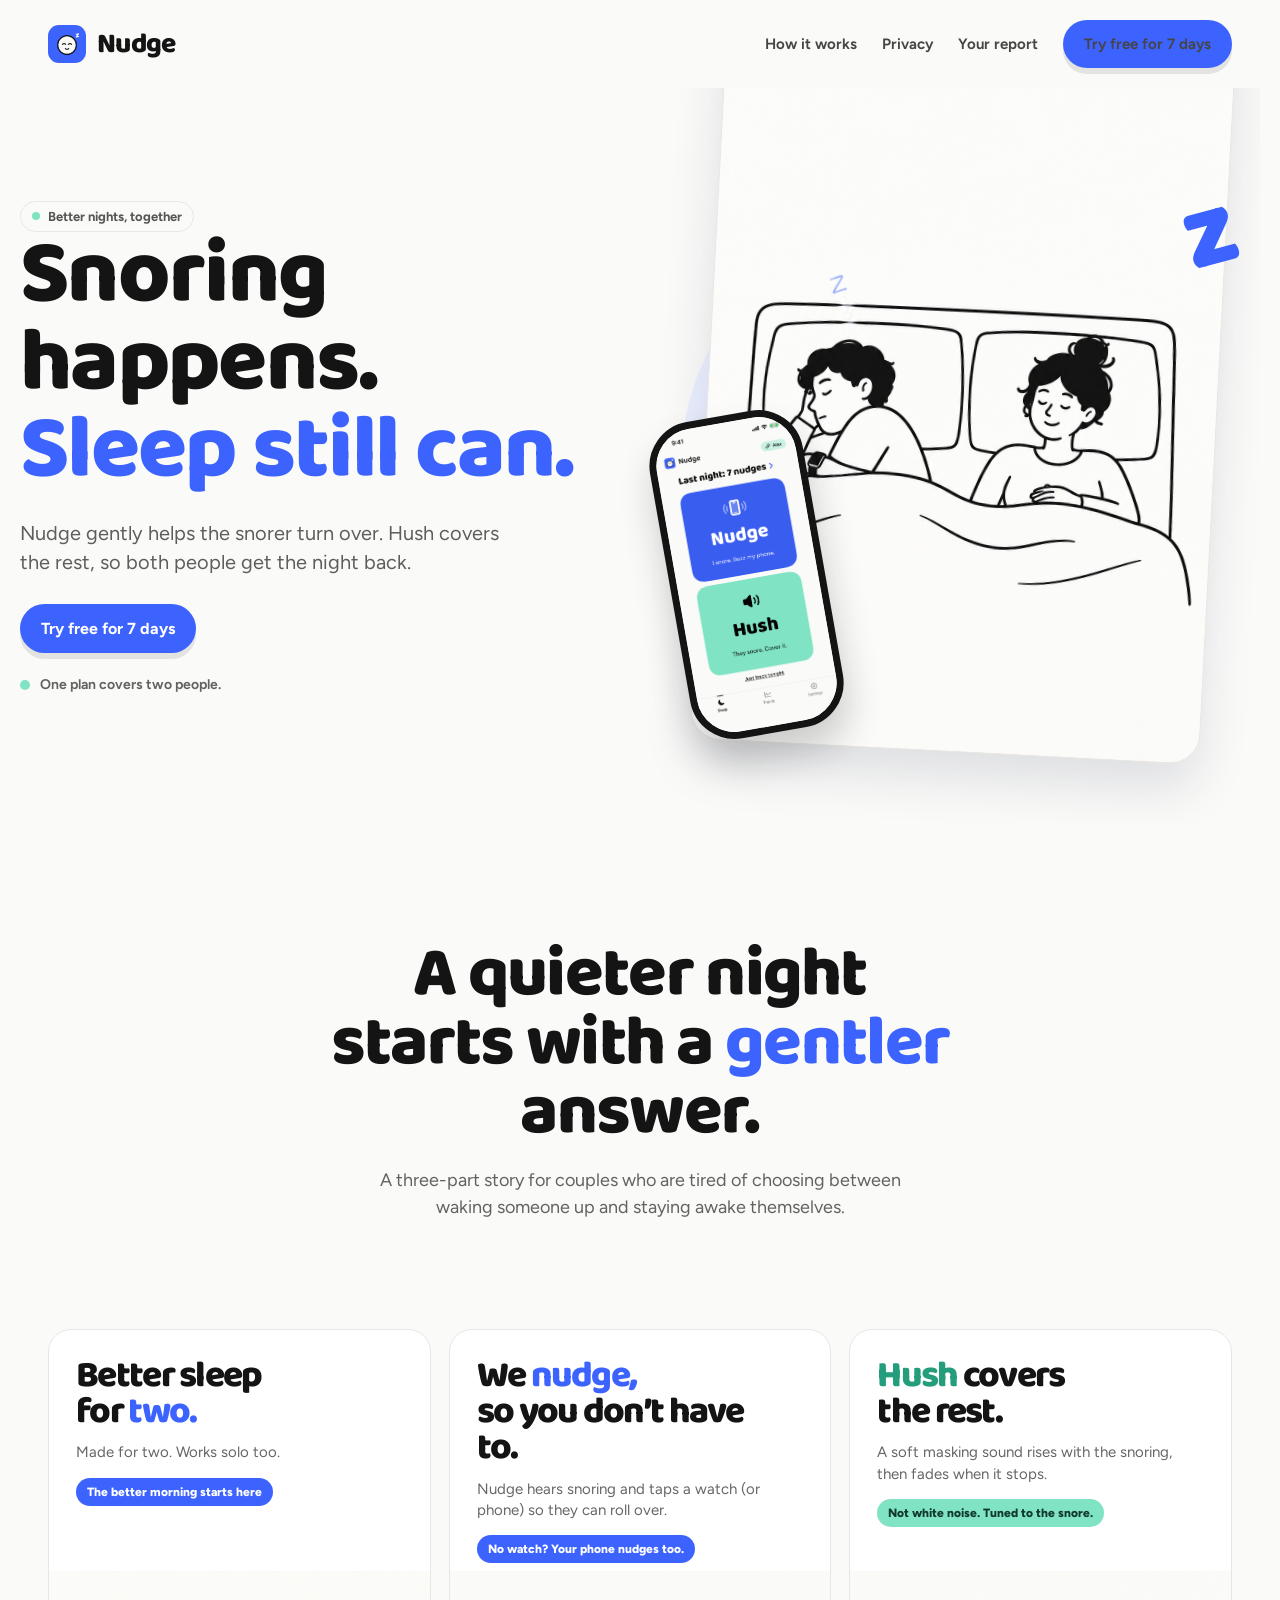
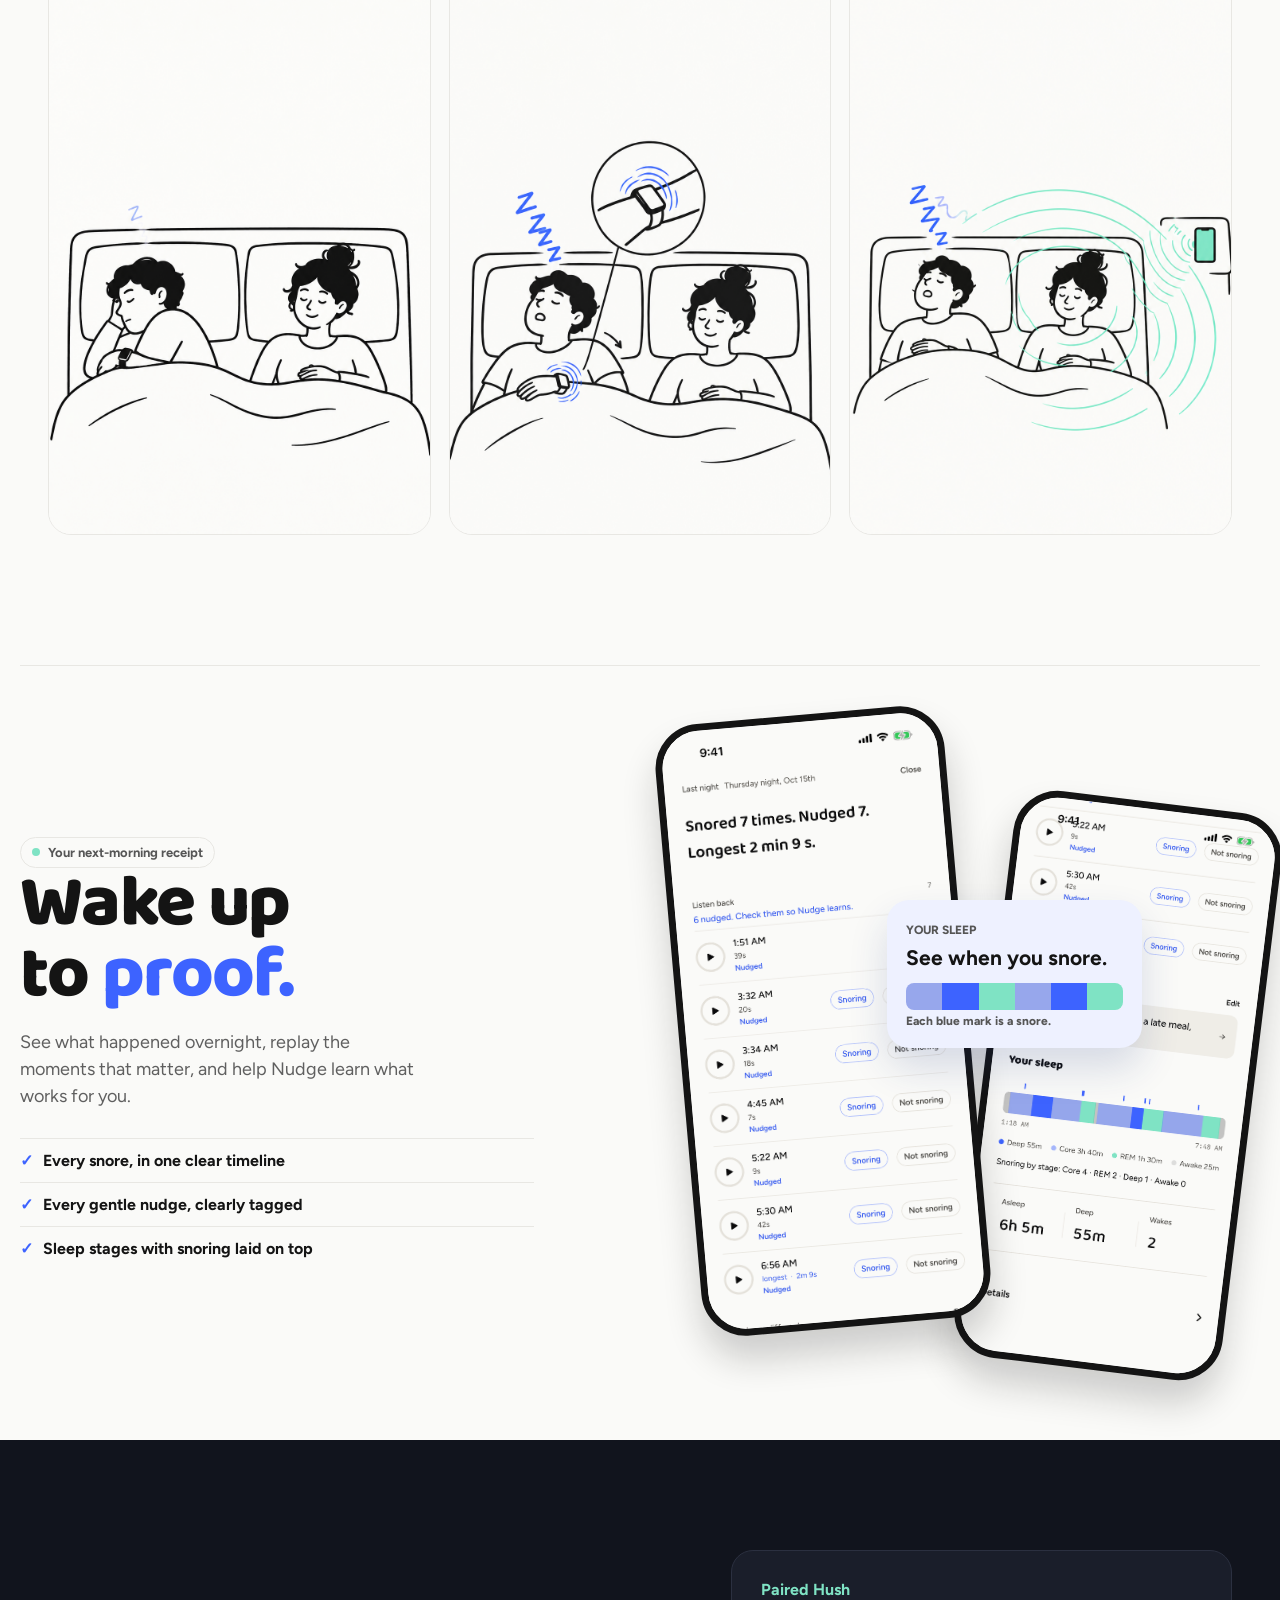
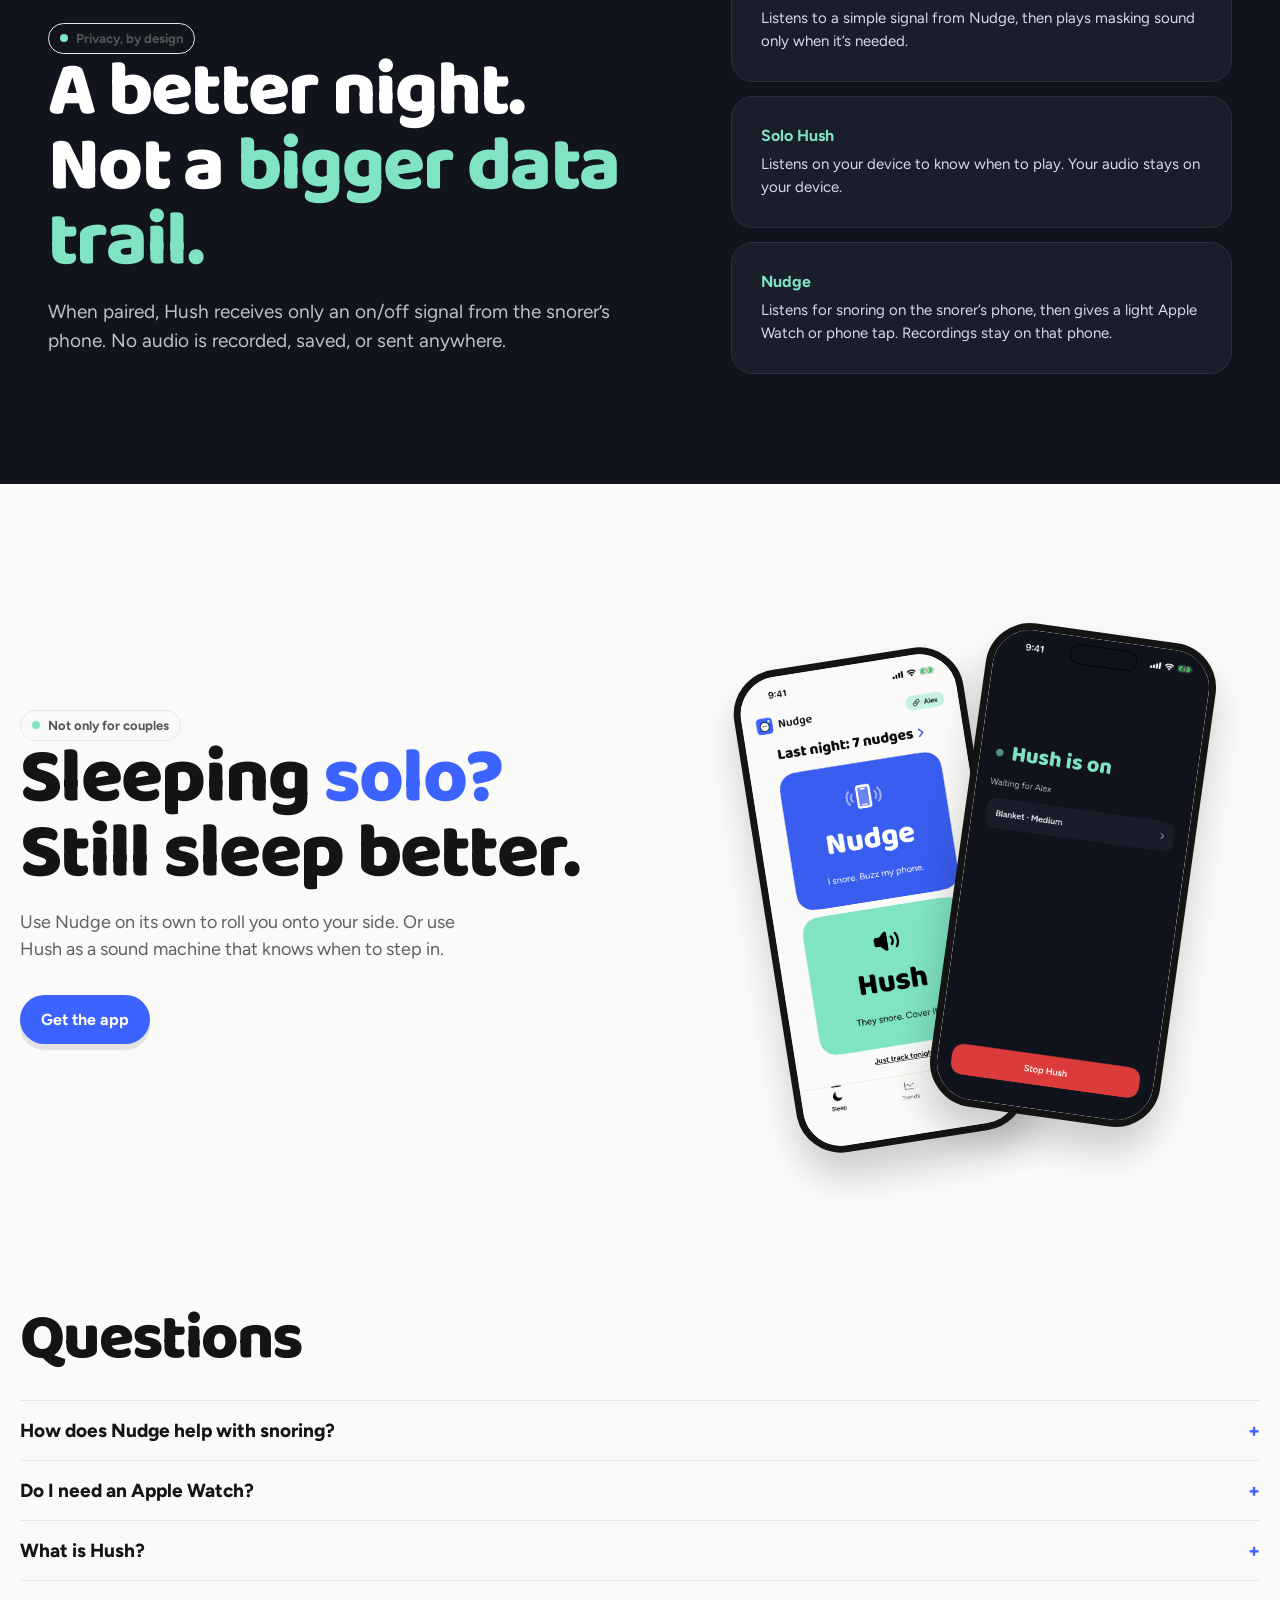
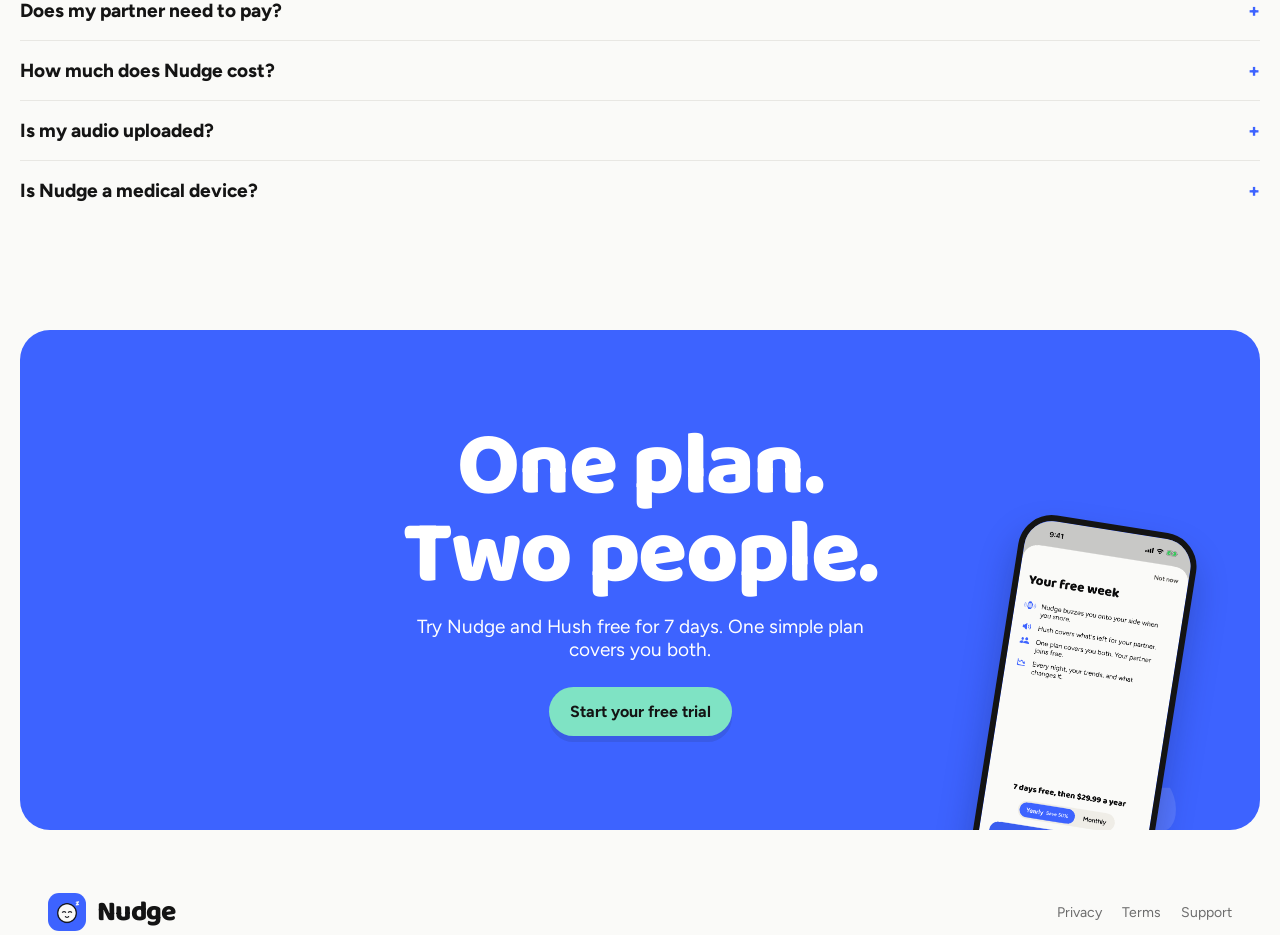
<file: index.html>
<!doctype html>
<html lang="en">
  <head>
    <meta charset="utf-8" />
<script>if(location.hostname.endsWith("github.io"))location.replace("https://nudgeforsleep.com"+location.pathname.replace(/^\/nudge/,"")+location.search+location.hash)</script>
    <meta name="viewport" content="width=device-width, initial-scale=1" />
    <style>
      @font-face { font-family: Baloo; src: url("assets/Baloo2.ttf") format("truetype"); font-weight: 800; }
      @font-face { font-family: Figtree; src: url("assets/Figtree.ttf") format("truetype"); font-weight: 100 900; }
      :root { --ink:#141414; --paper:#fafaf8; --blue:#3d63ff; --mint:#7fe3c4; --line:#e8e7e3; --night:#11141d; }
      * { box-sizing:border-box; }
      html { scroll-behavior:smooth; }
      body { margin:0; background:var(--paper); color:var(--ink); font-family:Figtree, sans-serif; }
      .shell { max-width:1240px; margin:0 auto; padding:0 28px; }
      .topbar { display:flex; justify-content:space-between; align-items:center; min-height:88px; }
      .brand { display:flex; align-items:center; gap:11px; color:var(--ink); font-family:Baloo, sans-serif; font-size:28px; text-decoration:none; letter-spacing:-.7px; }
      .brand img { width:38px; height:38px; border-radius:11px; }
      .topbar nav { display:flex; align-items:center; gap:25px; }
      .topbar nav a { color:#454545; text-decoration:none; font-size:15px; font-weight:650; }
      .button { display:inline-flex; align-items:center; justify-content:center; border:0; border-radius:999px; padding:15px 21px; color:#fff; background:var(--blue); font:700 16px Figtree, sans-serif; text-decoration:none; box-shadow:0 6px 0 rgba(20,20,20,.1); transition:transform .2s ease; }
      .button:hover { transform:translateY(-2px); }
      .button.dark { background:var(--blue); }
      .eyebrow { display:inline-flex; align-items:center; gap:8px; padding:7px 11px; border:1px solid var(--line); border-radius:999px; color:#565656; font-size:13px; font-weight:700; }
      .eyebrow i { width:8px; height:8px; display:block; border-radius:50%; background:var(--mint); }
      .hero { display:grid; grid-template-columns:1.02fr .98fr; align-items:center; min-height:710px; gap:34px; padding:54px 0 72px; position:relative; overflow:hidden; }
      .hero-copy { position:relative; z-index:2; }
      h1,h2,h3 { margin:0; font-family:Baloo, sans-serif; letter-spacing:-1.7px; line-height:.98; }
      h1 { max-width:610px; font-size:clamp(62px,7vw,104px); }
      h1 em { font-style:normal; color:var(--blue); }
      .hero-copy p { max-width:480px; margin:24px 0 27px; color:#5e5e5e; font-size:20px; line-height:1.45; }
      .quiet-note { display:flex; gap:10px; align-items:center; margin-top:23px; color:#626262; font-size:14px; font-weight:650; }
      .quiet-note span { width:10px; height:10px; border-radius:50%; background:var(--mint); }
      .hero-art { position:relative; height:610px; }
      .hero-art::before { content:""; position:absolute; left:2%; bottom:7%; width:83%; aspect-ratio:1; border-radius:50%; background:#ebf0ff; }
      .hero-art::after { content:"z"; position:absolute; right:4%; top:6%; color:var(--blue); font:800 110px/1 Baloo, sans-serif; transform:rotate(-15deg); }
      .art-card { position:absolute; right:7%; bottom:0; width:min(100%,510px); overflow:hidden; border:1px solid var(--line); border-radius:30px; background:var(--paper); box-shadow:0 26px 50px rgba(23,33,70,.12); transform:rotate(3deg); }
      .art-card img { display:block; width:100%; }
      .phone { overflow:hidden; border:7px solid var(--ink); border-radius:45px; background:#fff; box-shadow:0 23px 36px rgba(20,20,20,.2); }
      .phone img { display:block; width:100%; height:auto; }
      .hero-phone { position:absolute; bottom:17px; left:0; width:155px; transform:rotate(-10deg); z-index:3; }
      .statement { padding:116px 0 108px; text-align:center; }
      .statement h2 { max-width:790px; margin:0 auto; font-size:clamp(42px,5.5vw,78px); }
      .statement h2 span { color:var(--blue); }
      .statement p { max-width:550px; margin:20px auto 0; color:#626262; font-size:18px; line-height:1.5; }
      .story-grid { display:grid; grid-template-columns:repeat(3, 1fr); gap:18px; padding-bottom:130px; }
      .story { min-height:610px; display:flex; flex-direction:column; overflow:hidden; border:1px solid var(--line); border-radius:23px; background:#fff; }
      .story .copy { padding:28px 27px 0; position:relative; z-index:1; }
      .story h3 { max-width:285px; font-size:37px; }
      .story h3 .blue { color:var(--blue); } .story h3 .mint { color:#239d7b; }
      .story p { margin:12px 0 0; color:#666; font-size:15px; line-height:1.42; }
      .story .label { display:inline-block; align-self:flex-start; margin:14px 27px 0; padding:7px 11px; border-radius:999px; color:#fff; background:var(--blue); font-size:12px; font-weight:800; }
      .story.hush .label { color:#12392e; background:var(--mint); }
      .story img { width:100%; margin-top:auto; transform:translateY(28px) scale(1.07); }
      .proof { display:grid; grid-template-columns:.88fr 1.12fr; gap:72px; align-items:center; padding:112px 0; border-top:1px solid var(--line); }
      .proof h2 { max-width:420px; font-size:clamp(52px,5.7vw,82px); }
      .proof h2 span { color:var(--blue); }
      .proof p { max-width:400px; color:#5f5f5f; font-size:18px; line-height:1.5; }
      .proof-points { padding:0; margin:28px 0 0; list-style:none; }
      .proof-points li { padding:12px 0; border-top:1px solid var(--line); font-size:16px; font-weight:700; }
      .proof-points li::before { content:"✓"; color:var(--blue); margin-right:10px; }
      .report-stack { min-height:550px; position:relative; }
      .report-stack .back { position:absolute; width:270px; right:1%; top:22px; transform:rotate(7deg); }
      .report-stack .front { position:absolute; width:290px; left:11%; bottom:0; transform:rotate(-5deg); z-index:2; }
      .report-stack .sleep-card { position:absolute; top:122px; right:18%; z-index:3; width:255px; padding:19px; border-radius:22px; background:#eef1ff; box-shadow:0 20px 38px rgba(33,55,128,.16); }
      .sleep-card small { color:#555; font-size:12px; font-weight:750; }.sleep-card strong { display:block; margin:7px 0 13px; font-size:21px; }.bars { height:27px; display:flex; overflow:hidden; border-radius:8px; }.bars i { flex:1; }.bars i:nth-child(1),.bars i:nth-child(4) { background:#97a7ec; }.bars i:nth-child(2),.bars i:nth-child(5) { background:var(--blue); }.bars i:nth-child(3),.bars i:nth-child(6) { background:var(--mint); }
      .privacy { margin:0 -28px; padding:110px max(28px,calc((100vw - 1184px)/2)); color:#fff; background:var(--night); }
      .privacy-grid { display:grid; grid-template-columns:1.1fr .9fr; gap:70px; align-items:end; }
      .privacy h2 { max-width:650px; font-size:clamp(53px,6vw,88px); }.privacy h2 span { color:var(--mint); }.privacy p { max-width:620px; color:#bdc2d0; font-size:19px; line-height:1.5; }
      .privacy-card { padding:29px; border:1px solid #2b3040; border-radius:22px; background:#1a1e2a; }.privacy-card + .privacy-card { margin-top:14px; }.privacy-card b { color:var(--mint); font-size:16px; }.privacy-card p { margin:8px 0 0; color:#d8dce6; font-size:15px; }
      .solo { display:grid; grid-template-columns:1fr 1fr; gap:60px; align-items:center; padding:125px 0; }
      .solo h2 { font-size:clamp(52px,6vw,86px); }.solo h2 span { color:var(--blue); }.solo p { color:#606060; font-size:18px; line-height:1.5; max-width:450px; }.solo .button { margin-top:14px; }
      .solo-phones { min-height:535px; position:relative; }.solo-phones .one { width:232px; position:absolute; left:16%; bottom:0; transform:rotate(-9deg); }.solo-phones .two { width:232px; position:absolute; right:12%; bottom:25px; transform:rotate(8deg); }
      .closing { position:relative; overflow:hidden; margin-bottom:60px; padding:94px 48px; border-radius:30px; color:#fff; background:var(--blue); text-align:center; }.closing::after { content:"Z"; position:absolute; right:6%; bottom:-33%; color:rgba(255,255,255,.12); font:800 310px Baloo, sans-serif; }.closing h2 { position:relative; z-index:1; font-size:clamp(54px,7vw,92px); }.closing p { position:relative; z-index:1; margin:15px auto 26px; max-width:480px; font-size:19px; }.closing .button { position:relative; z-index:1; color:var(--ink); background:var(--mint); }.closing-phone { position:absolute; z-index:2; right:7%; bottom:-70px; width:180px; overflow:hidden; border:6px solid var(--ink); border-radius:34px; box-shadow:0 20px 35px rgba(11,22,61,.27); transform:rotate(9deg); }.closing-phone img { display:block; width:100%; }
      footer { display:flex; align-items:center; justify-content:space-between; padding:0 0 35px; color:#6c6c6c; font-size:14px; }.footer-links { display:flex; gap:20px; }.footer-links a { color:inherit; text-decoration:none; }
      .faq { padding:40px 0 110px; }
      .faq h2 { font-size:clamp(42px,5vw,70px); margin-bottom:28px; }
      .faq details { border-top:1px solid var(--line); padding:18px 0; }
      .faq summary { cursor:pointer; font-size:19px; font-weight:750; list-style:none; }
      .faq summary::-webkit-details-marker { display:none; }
      .faq summary::after { content:"+"; float:right; color:var(--blue); font-weight:800; }
      .faq details[open] summary::after { content:"\2212"; }
      .faq p { margin:10px 0 0; max-width:760px; color:#5f5f5f; font-size:17px; line-height:1.5; }
      @media (max-width:800px) { .shell { padding:0 20px; }.topbar { min-height:70px; }.topbar nav a:not(.button) { display:none; }.hero { grid-template-columns:1fr; min-height:auto; padding:45px 0 68px; }.hero-art { height:490px; }.hero-phone { width:122px; }.statement { padding:74px 0 55px; }.story-grid { grid-template-columns:1fr; padding-bottom:74px; }.story { min-height:560px; }.proof,.solo,.privacy-grid { grid-template-columns:1fr; gap:42px; }.proof { padding:76px 0; }.report-stack { min-height:490px; }.report-stack .back { width:230px; }.report-stack .front { width:250px; }.report-stack .sleep-card { width:220px; right:8%; }.privacy { margin:0 -20px; padding:75px 20px; }.solo { padding:80px 0; }.solo-phones { min-height:440px; }.solo-phones .one,.solo-phones .two { width:184px; }.closing { margin-bottom:38px; padding:68px 20px; }.closing-phone { display:none; }.topbar .button { padding:11px 15px; font-size:14px; } }
    </style>
<!-- seo:start -->
<title>Nudge: Snoring App for Couples | Snore Tracker for Apple Watch</title>
<meta name="description" content="Nudge hears snoring and taps the snorer onto their side with Apple Watch or iPhone, while Hush covers the rest for the person beside them. One plan for two. Free for 7 days." />
<link rel="canonical" href="https://nudgeforsleep.com/" />
<meta name="robots" content="index, follow" />
<meta name="apple-itunes-app" content="app-id=6801367643" />
<link rel="icon" href="assets/icon.png" />
<link rel="apple-touch-icon" href="assets/icon.png" />
<meta property="og:site_name" content="Nudge" />
<meta property="og:title" content="Nudge: Snoring App for Couples | Snore Tracker for Apple Watch" />
<meta property="og:description" content="Nudge hears snoring and taps the snorer onto their side with Apple Watch or iPhone, while Hush covers the rest for the person beside them. One plan for two. Free for 7 days." />
<meta property="og:type" content="website" />
<meta property="og:url" content="https://nudgeforsleep.com/" />
<meta property="og:image" content="https://nudgeforsleep.com/assets/story-result.png" />
<meta name="twitter:card" content="summary_large_image" />
<meta name="twitter:title" content="Nudge: Snoring App for Couples | Snore Tracker for Apple Watch" />
<meta name="twitter:description" content="Nudge hears snoring and taps the snorer onto their side with Apple Watch or iPhone, while Hush covers the rest for the person beside them. One plan for two. Free for 7 days." />
<meta name="twitter:image" content="https://nudgeforsleep.com/assets/story-result.png" />
<script type="application/ld+json">{"@context": "https://schema.org", "@type": "MobileApplication", "name": "Nudge: Snore Tracker", "operatingSystem": "iOS, watchOS", "applicationCategory": "HealthApplication", "url": "https://nudgeforsleep.com/", "downloadUrl": "https://apps.apple.com/app/id6801367643", "installUrl": "https://apps.apple.com/app/id6801367643", "image": "https://nudgeforsleep.com/assets/icon.png", "description": "Nudge hears snoring and taps the snorer onto their side with Apple Watch or iPhone, while Hush covers the rest for the person beside them. One plan for two. Free for 7 days.", "offers": {"@type": "Offer", "price": "0", "priceCurrency": "USD", "description": "Free for 7 days, then $29.99 a year or $4.99 a month for two people."}, "publisher": {"@type": "Organization", "name": "Nudge", "url": "https://nudgeforsleep.com/", "email": "support@nudgeforsleep.com", "logo": "https://nudgeforsleep.com/assets/icon.png"}}</script>
<script type="application/ld+json">{"@context": "https://schema.org", "@type": "WebSite", "name": "Nudge", "url": "https://nudgeforsleep.com/"}</script>
<script type="application/ld+json">{"@context": "https://schema.org", "@type": "FAQPage", "mainEntity": [{"@type": "Question", "name": "How does Nudge help with snoring?", "acceptedAnswer": {"@type": "Answer", "text": "Nudge listens for snoring through your iPhone. When it hears it, your Apple Watch (or your phone) gives a light tap, enough to roll you onto your side without waking you. Most people snore far less on their side."}}, {"@type": "Question", "name": "Do I need an Apple Watch?", "acceptedAnswer": {"@type": "Answer", "text": "No. The watch works best, but without one your iPhone gives the nudge instead. Keep it on the mattress or in a pocket so you can feel it."}}, {"@type": "Question", "name": "What is Hush?", "acceptedAnswer": {"@type": "Answer", "text": "Hush plays a soft masking sound on your partner's phone that rises when snoring starts and fades when it stops. It is tuned to cover snoring, not generic white noise."}}, {"@type": "Question", "name": "Does my partner need to pay?", "acceptedAnswer": {"@type": "Answer", "text": "No. One plan covers you both. Your partner joins free with an invite code."}}, {"@type": "Question", "name": "How much does Nudge cost?", "acceptedAnswer": {"@type": "Answer", "text": "Nudge is free for 7 days, then $29.99 a year or $4.99 a month, for both of you."}}, {"@type": "Question", "name": "Is my audio uploaded?", "acceptedAnswer": {"@type": "Answer", "text": "No. Recordings stay on your phone. Paired phones only share on and off signals, never audio, and there is no account."}}, {"@type": "Question", "name": "Is Nudge a medical device?", "acceptedAnswer": {"@type": "Answer", "text": "No. Nudge does not diagnose sleep apnea. If you snore loudly most nights, or someone has noticed pauses in your breathing, talk to a doctor."}}]}</script>
<script>
!function(t,e){var o,n,p,r;e.__SV||(window.posthog=e,e._i=[],e.init=function(i,s,a){function g(t,e){var o=e.split(".");2==o.length&&(t=t[o[0]],e=o[1]),t[e]=function(){t.push([e].concat(Array.prototype.slice.call(arguments,0)))}}(p=t.createElement("script")).type="text/javascript",p.crossOrigin="anonymous",p.async=!0,p.src=s.api_host.replace(".i.posthog.com","-assets.i.posthog.com")+"/static/array.js",(r=t.getElementsByTagName("script")[0]).parentNode.insertBefore(p,r);var u=e;for(void 0!==a?u=e[a]=[]:a="posthog",u.people=u.people||[],u.toString=function(t){var e="posthog";return"posthog"!==a&&(e+="."+a),t||(e+=" (stub)"),e},u.people.toString=function(){return u.toString(1)+".people (stub)"},o="init capture register register_once unregister opt_out_capturing has_opted_out_capturing opt_in_capturing reset".split(" "),n=0;n<o.length;n++)g(u,o[n]);e._i.push([i,s,a])},e.__SV=1)}(document,window.posthog||[]);
if (!location.hostname.endsWith("github.io")) {
  posthog.init('phc_BzNkBLGnKegGDUaazmrknVLHCsNx7eCQDmVS86QN9ruP', {api_host:'https://us.i.posthog.com', persistence:'memory', person_profiles:'identified_only', autocapture:false, capture_pageview:true, capture_pageleave:true, disable_session_recording:true, disable_surveys:true, capture_dead_clicks:false, enable_heatmaps:false});
  document.addEventListener('click', function (e) {
    var a = e.target.closest && e.target.closest('a[href*="apps.apple.com"]');
    if (a) posthog.capture('app_store_click', {label: a.textContent.trim(), page: location.pathname});
  });
}
</script>
<!-- seo:end -->
<meta name="theme-color" content="#FAFAF8" />
</head>
  <body>
    <header class="shell topbar">
      <a class="brand" href="#top"><img src="assets/icon.png" alt="Nudge app icon" />Nudge</a>
      <nav><a href="#how">How it works</a><a href="#privacy">Privacy</a><a href="#proof">Your report</a><a class="button" href="https://apps.apple.com/app/id6801367643">Try free for 7 days</a></nav>
    </header>
    <main id="top">
      <section class="shell hero">
        <div class="hero-copy"><span class="eyebrow"><i></i> Better nights, together</span><h1>Snoring happens.<br /><em>Sleep still can.</em></h1><p>Nudge gently helps the snorer turn over. Hush covers the rest, so both people get the night back.</p><a class="button dark" href="https://apps.apple.com/app/id6801367643">Try free for 7 days</a><div class="quiet-note"><span></span> One plan covers two people.</div></div>
        <div class="hero-art"><div class="art-card"><img src="assets/story-result.png" alt="Two people sleeping peacefully in bed" /></div><div class="phone hero-phone"><img src="assets/home.png" alt="Nudge and Hush home screen" /></div></div>
      </section>
      <section id="how" class="shell statement"><h2>A quieter night<br />starts with a <span>gentler</span> answer.</h2><p>A three-part story for couples who are tired of choosing between waking someone up and staying awake themselves.</p></section>
      <section class="shell story-grid" aria-label="How Nudge and Hush work">
        <article class="story"><div class="copy"><h3>Better sleep<br />for <span class="blue">two.</span></h3><p>Made for two. Works solo too.</p></div><span class="label">The better morning starts here</span><img src="assets/story-result.png" alt="A couple sleeping peacefully" /></article>
        <article class="story"><div class="copy"><h3>We <span class="blue">nudge,</span><br />so you don’t have to.</h3><p>Nudge hears snoring and taps a watch (or phone) so they can roll over.</p></div><span class="label">No watch? Your phone nudges too.</span><img src="assets/story-nudge.png" alt="A smartwatch gently nudging a sleeping snorer" /></article>
        <article class="story hush"><div class="copy"><h3><span class="mint">Hush</span> covers<br />the rest.</h3><p>A soft masking sound rises with the snoring, then fades when it stops.</p></div><span class="label">Not white noise. Tuned to the snore.</span><img src="assets/story-hush.png" alt="Mint sound waves masking snoring for a sleeping partner" /></article>
      </section>
      <section id="proof" class="shell proof"><div><span class="eyebrow"><i></i> Your next-morning receipt</span><h2>Wake up<br />to <span>proof.</span></h2><p>See what happened overnight, replay the moments that matter, and help Nudge learn what works for you.</p><ul class="proof-points"><li>Every snore, in one clear timeline</li><li>Every gentle nudge, clearly tagged</li><li>Sleep stages with snoring laid on top</li></ul></div><div class="report-stack"><div class="phone back"><img src="assets/report-sleep.png" alt="Sleep stage report" /></div><div class="phone front"><img src="assets/report-top.png" alt="Snore report showing nudged events" /></div><div class="sleep-card"><small>YOUR SLEEP</small><strong>See when you snore.</strong><div class="bars"><i></i><i></i><i></i><i></i><i></i><i></i></div><small>Each blue mark is a snore.</small></div></div></section>
      <section id="privacy" class="privacy"><div class="shell privacy-grid"><div><span class="eyebrow"><i></i> Privacy, by design</span><h2>A better night.<br />Not a <span>bigger data trail.</span></h2><p>When paired, Hush receives only an on/off signal from the snorer’s phone. No audio is recorded, saved, or sent anywhere.</p></div><div><div class="privacy-card"><b>Paired Hush</b><p>Listens to a simple signal from Nudge, then plays masking sound only when it’s needed.</p></div><div class="privacy-card"><b>Solo Hush</b><p>Listens on your device to know when to play. Your audio stays on your device.</p></div><div class="privacy-card"><b>Nudge</b><p>Listens for snoring on the snorer’s phone, then gives a light Apple Watch or phone tap. Recordings stay on that phone.</p></div></div></div></section>
      <section class="shell solo"><div><span class="eyebrow"><i></i> Not only for couples</span><h2>Sleeping <span>solo?</span><br />Still sleep better.</h2><p>Use Nudge on its own to roll you onto your side. Or use Hush as a sound machine that knows when to step in.</p><a class="button" href="https://apps.apple.com/app/id6801367643">Get the app</a></div><div class="solo-phones"><div class="phone one"><img src="assets/home.png" alt="Nudge home screen" /></div><div class="phone two"><img src="assets/hush.png" alt="Hush active screen" /></div></div></section>
      
      <!-- faq:start --><section id="faq" class="shell faq"><h2>Questions</h2><details><summary>How does Nudge help with snoring?</summary><p>Nudge listens for snoring through your iPhone. When it hears it, your Apple Watch (or your phone) gives a light tap, enough to roll you onto your side without waking you. Most people snore far less on their side.</p></details><details><summary>Do I need an Apple Watch?</summary><p>No. The watch works best, but without one your iPhone gives the nudge instead. Keep it on the mattress or in a pocket so you can feel it.</p></details><details><summary>What is Hush?</summary><p>Hush plays a soft masking sound on your partner's phone that rises when snoring starts and fades when it stops. It is tuned to cover snoring, not generic white noise.</p></details><details><summary>Does my partner need to pay?</summary><p>No. One plan covers you both. Your partner joins free with an invite code.</p></details><details><summary>How much does Nudge cost?</summary><p>Nudge is free for 7 days, then $29.99 a year or $4.99 a month, for both of you.</p></details><details><summary>Is my audio uploaded?</summary><p>No. Recordings stay on your phone. Paired phones only share on and off signals, never audio, and there is no account.</p></details><details><summary>Is Nudge a medical device?</summary><p>No. Nudge does not diagnose sleep apnea. If you snore loudly most nights, or someone has noticed pauses in your breathing, talk to a doctor.</p></details></section><!-- faq:end -->
      <section id="try" class="shell closing"><div class="closing-phone"><img src="assets/paywall.png" alt="Nudge seven-day free trial screen" /></div><h2>One plan.<br />Two people.</h2><p>Try Nudge and Hush free for 7 days. One simple plan covers you both.</p><a class="button" href="https://apps.apple.com/app/id6801367643">Start your free trial</a></section>
    </main>
    <footer class="shell"><a class="brand" href="#top"><img src="assets/icon.png" alt="" />Nudge</a><div class="footer-links"><a href="privacy.html">Privacy</a><a href="terms.html">Terms</a><a href="support.html">Support</a></div></footer>
  </body>
</html>
</file>
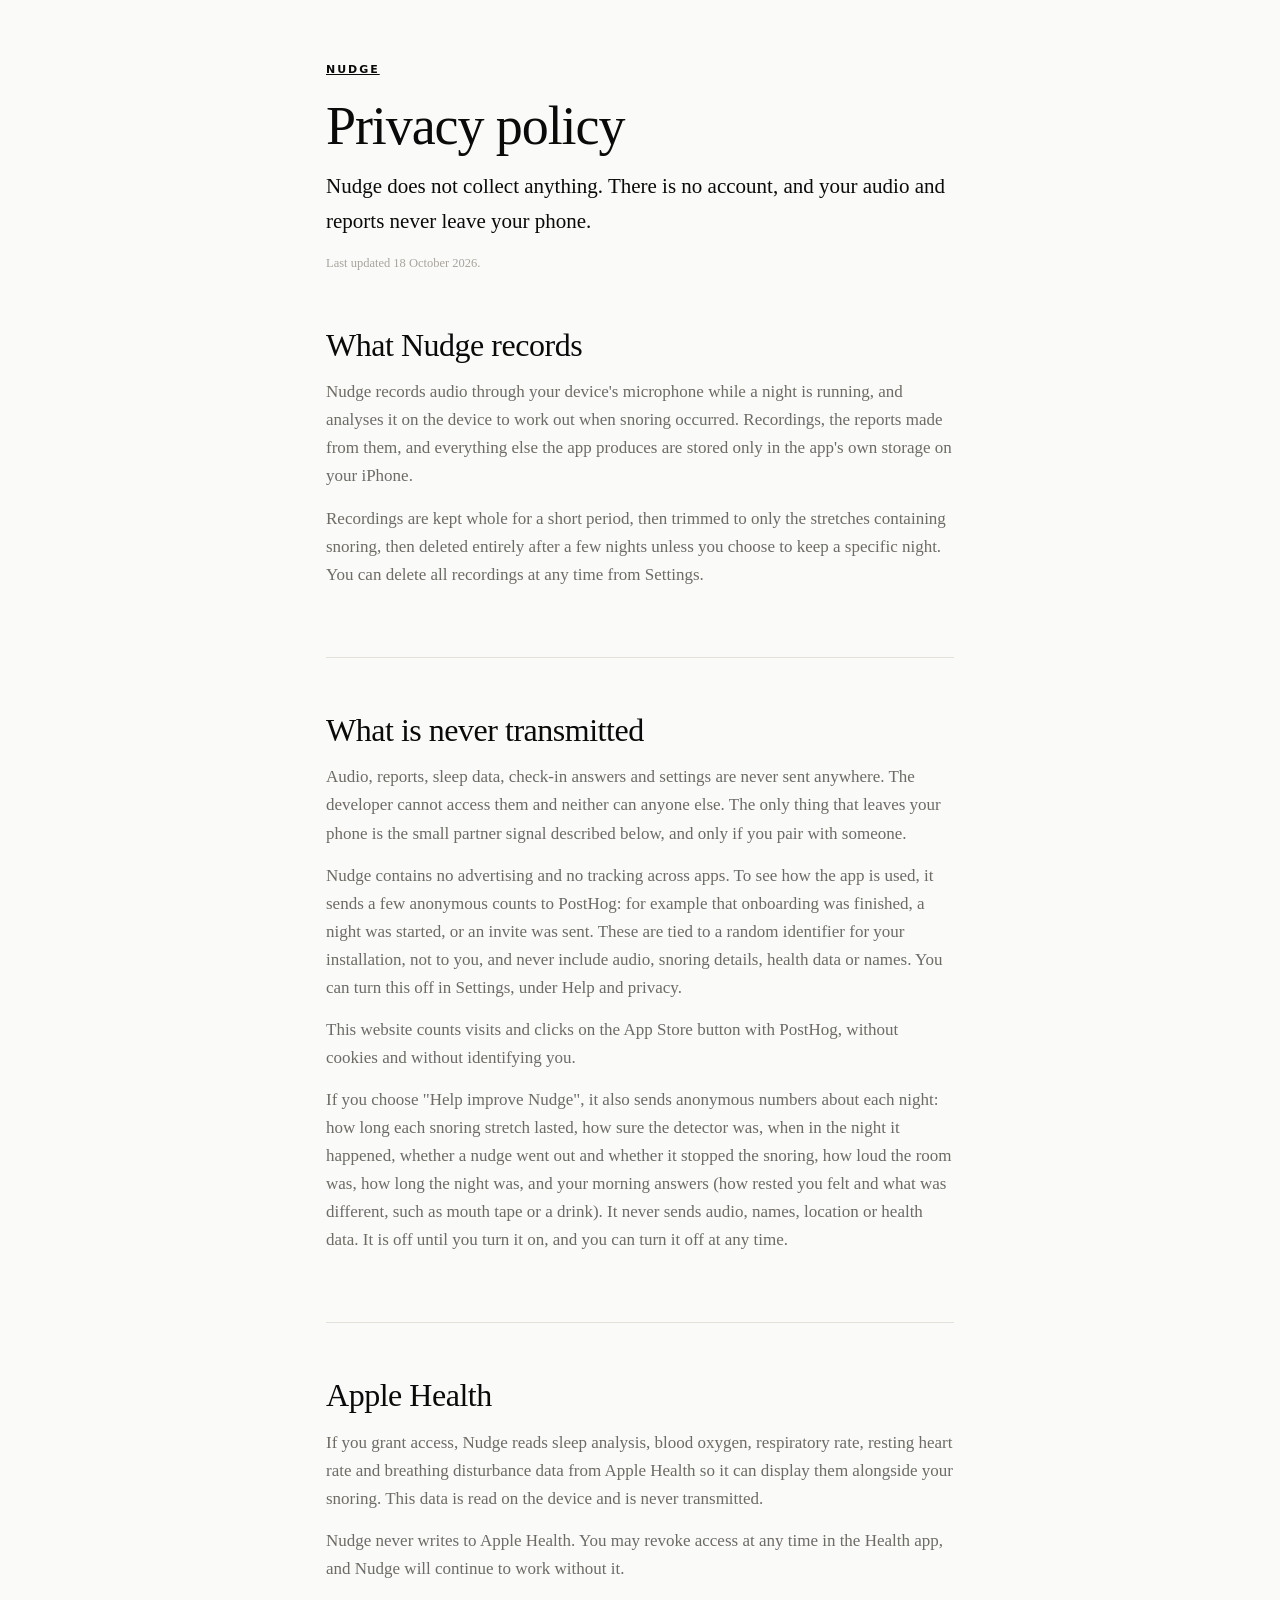
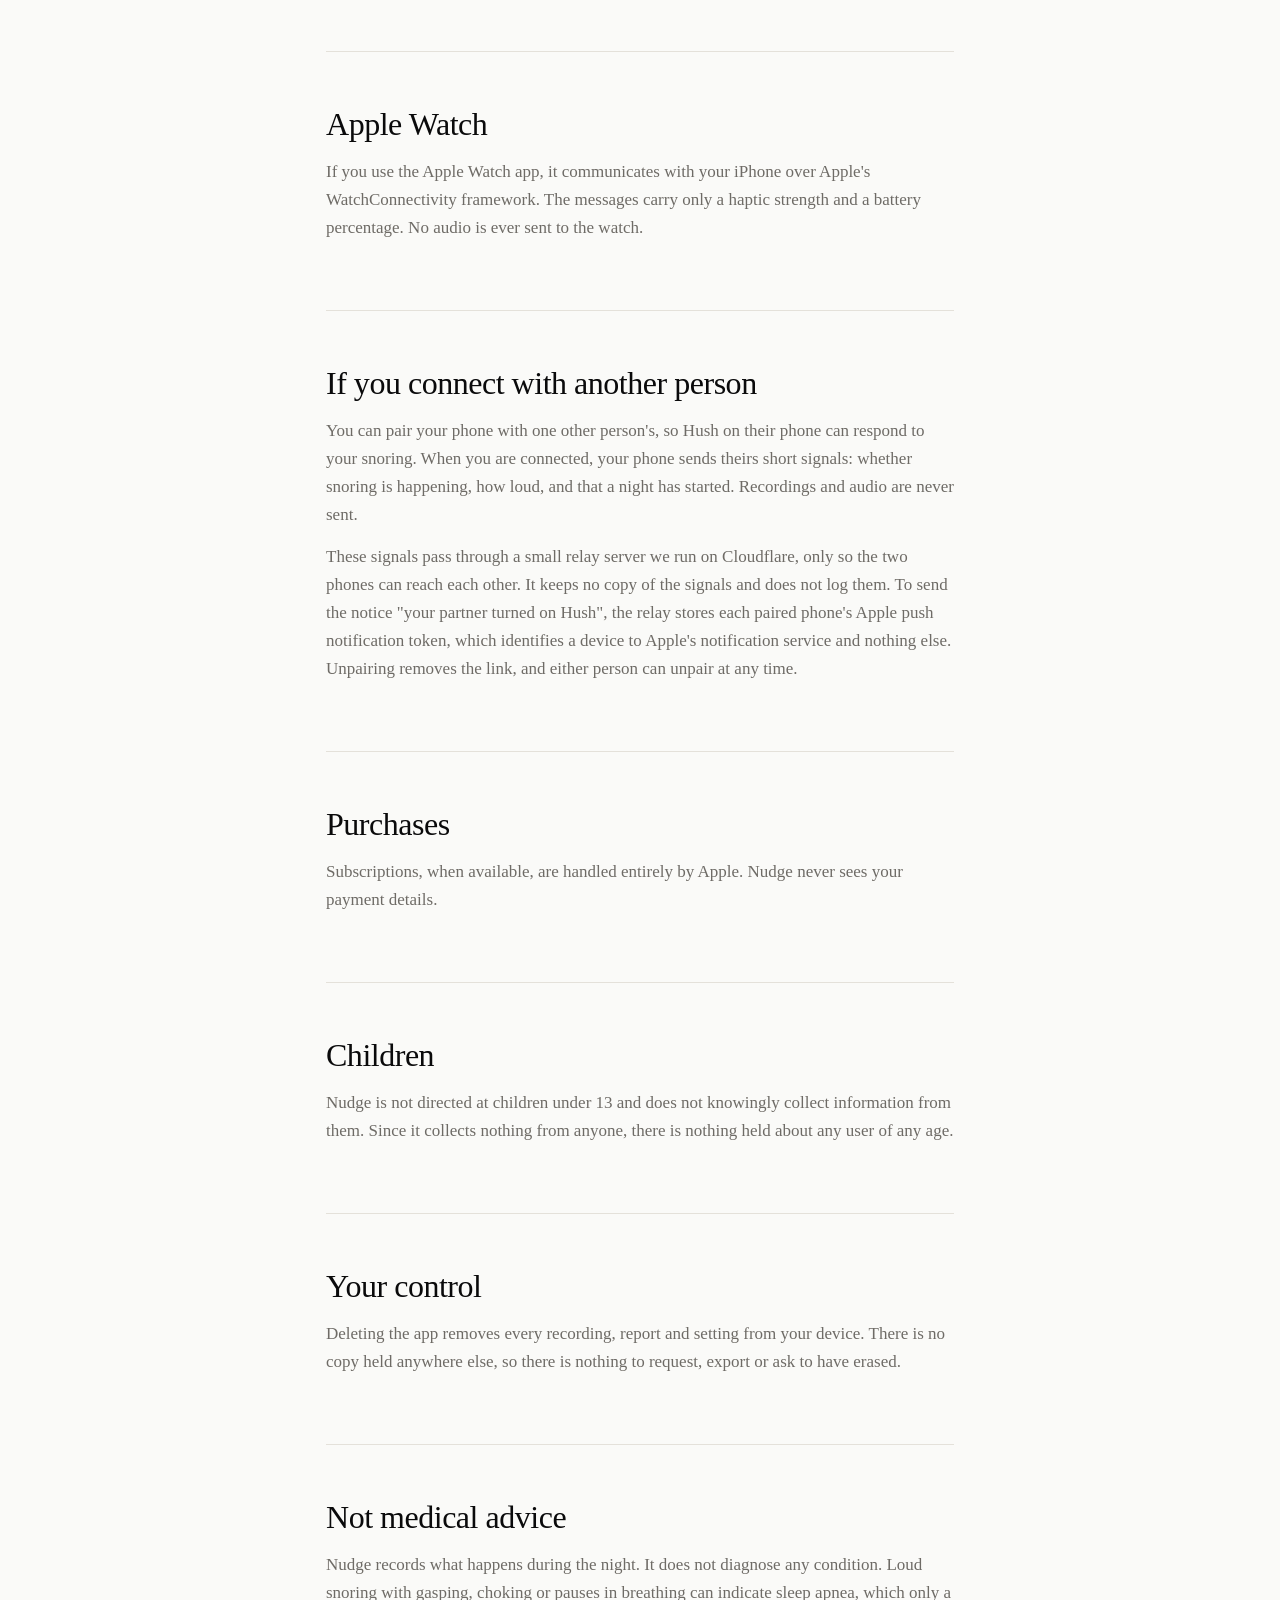
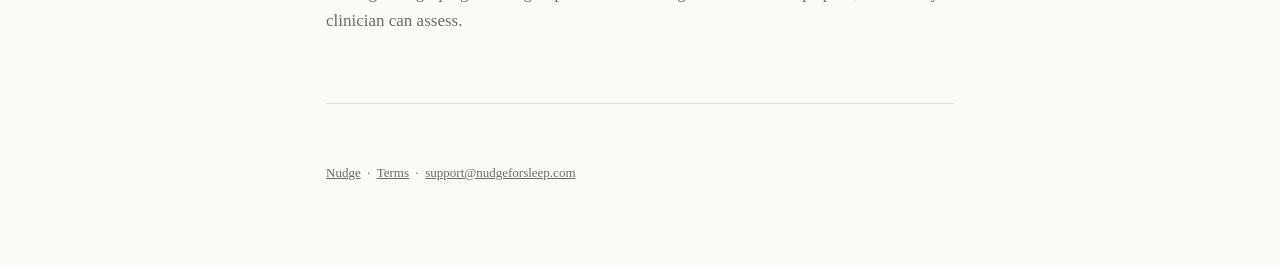
<file: privacy.html>
<!doctype html>
<html lang="en">
<head>
<meta charset="utf-8">
<script>if(location.hostname.endsWith("github.io"))location.replace("https://nudgeforsleep.com"+location.pathname.replace(/^\/nudge/,"")+location.search+location.hash)</script>
<meta name="viewport" content="width=device-width,initial-scale=1">
<link rel="stylesheet" href="style.css">
<!-- seo:start -->
<title>Privacy Policy: Nudge</title>
<meta name="description" content="How Nudge handles your data. Recordings stay on your phone, no account, no audio uploaded." />
<link rel="canonical" href="https://nudgeforsleep.com/privacy.html" />
<meta name="robots" content="index, follow" />
<meta name="apple-itunes-app" content="app-id=6801367643" />
<link rel="icon" href="assets/icon.png" />
<link rel="apple-touch-icon" href="assets/icon.png" />
<meta property="og:site_name" content="Nudge" />
<meta property="og:title" content="Privacy Policy: Nudge" />
<meta property="og:description" content="How Nudge handles your data. Recordings stay on your phone, no account, no audio uploaded." />
<meta property="og:type" content="website" />
<meta property="og:url" content="https://nudgeforsleep.com/privacy.html" />
<meta property="og:image" content="https://nudgeforsleep.com/assets/story-result.png" />
<meta name="twitter:card" content="summary_large_image" />
<meta name="twitter:title" content="Privacy Policy: Nudge" />
<meta name="twitter:description" content="How Nudge handles your data. Recordings stay on your phone, no account, no audio uploaded." />
<meta name="twitter:image" content="https://nudgeforsleep.com/assets/story-result.png" />
<script>
!function(t,e){var o,n,p,r;e.__SV||(window.posthog=e,e._i=[],e.init=function(i,s,a){function g(t,e){var o=e.split(".");2==o.length&&(t=t[o[0]],e=o[1]),t[e]=function(){t.push([e].concat(Array.prototype.slice.call(arguments,0)))}}(p=t.createElement("script")).type="text/javascript",p.crossOrigin="anonymous",p.async=!0,p.src=s.api_host.replace(".i.posthog.com","-assets.i.posthog.com")+"/static/array.js",(r=t.getElementsByTagName("script")[0]).parentNode.insertBefore(p,r);var u=e;for(void 0!==a?u=e[a]=[]:a="posthog",u.people=u.people||[],u.toString=function(t){var e="posthog";return"posthog"!==a&&(e+="."+a),t||(e+=" (stub)"),e},u.people.toString=function(){return u.toString(1)+".people (stub)"},o="init capture register register_once unregister opt_out_capturing has_opted_out_capturing opt_in_capturing reset".split(" "),n=0;n<o.length;n++)g(u,o[n]);e._i.push([i,s,a])},e.__SV=1)}(document,window.posthog||[]);
if (!location.hostname.endsWith("github.io")) {
  posthog.init('phc_BzNkBLGnKegGDUaazmrknVLHCsNx7eCQDmVS86QN9ruP', {api_host:'https://us.i.posthog.com', persistence:'memory', person_profiles:'identified_only', autocapture:false, capture_pageview:true, capture_pageleave:true, disable_session_recording:true, disable_surveys:true, capture_dead_clicks:false, enable_heatmaps:false});
  document.addEventListener('click', function (e) {
    var a = e.target.closest && e.target.closest('a[href*="apps.apple.com"]');
    if (a) posthog.capture('app_store_click', {label: a.textContent.trim(), page: location.pathname});
  });
}
</script>
<!-- seo:end -->
<meta name="theme-color" content="#FAFAF8" />
</head>
<body>
<div class="wrap">
<header>
  <div class="brand"><a href="index.html">Nudge</a></div>
  <h1>Privacy policy</h1>
  <p class="lead">Nudge does not collect anything. There is no account, and your audio and reports never leave your phone.</p>
  <small>Last updated 18 October 2026.</small>
</header>

<section>
  <h2>What Nudge records</h2>
  <p>Nudge records audio through your device's microphone while a night is running, and analyses it on the device to work out when snoring occurred. Recordings, the reports made from them, and everything else the app produces are stored only in the app's own storage on your iPhone.</p>
  <p>Recordings are kept whole for a short period, then trimmed to only the stretches containing snoring, then deleted entirely after a few nights unless you choose to keep a specific night. You can delete all recordings at any time from Settings.</p>
</section>

<section>
  <h2>What is never transmitted</h2>
  <p>Audio, reports, sleep data, check-in answers and settings are never sent anywhere. The developer cannot access them and neither can anyone else. The only thing that leaves your phone is the small partner signal described below, and only if you pair with someone.</p>
  <p>Nudge contains no advertising and no tracking across apps. To see how the app is used, it sends a few anonymous counts to PostHog: for example that onboarding was finished, a night was started, or an invite was sent. These are tied to a random identifier for your installation, not to you, and never include audio, snoring details, health data or names. You can turn this off in Settings, under Help and privacy.</p>
  <p>This website counts visits and clicks on the App Store button with PostHog, without cookies and without identifying you.</p>
  <p>If you choose "Help improve Nudge", it also sends anonymous numbers about each night: how long each snoring stretch lasted, how sure the detector was, when in the night it happened, whether a nudge went out and whether it stopped the snoring, how loud the room was, how long the night was, and your morning answers (how rested you felt and what was different, such as mouth tape or a drink). It never sends audio, names, location or health data. It is off until you turn it on, and you can turn it off at any time.</p>
</section>

<section>
  <h2>Apple Health</h2>
  <p>If you grant access, Nudge reads sleep analysis, blood oxygen, respiratory rate, resting heart rate and breathing disturbance data from Apple Health so it can display them alongside your snoring. This data is read on the device and is never transmitted.</p>
  <p>Nudge never writes to Apple Health. You may revoke access at any time in the Health app, and Nudge will continue to work without it.</p>
</section>

<section>
  <h2>Apple Watch</h2>
  <p>If you use the Apple Watch app, it communicates with your iPhone over Apple's WatchConnectivity framework. The messages carry only a haptic strength and a battery percentage. No audio is ever sent to the watch.</p>
</section>

<section>
  <h2>If you connect with another person</h2>
  <p>You can pair your phone with one other person's, so Hush on their phone can respond to your snoring. When you are connected, your phone sends theirs short signals: whether snoring is happening, how loud, and that a night has started. Recordings and audio are never sent.</p>
  <p>These signals pass through a small relay server we run on Cloudflare, only so the two phones can reach each other. It keeps no copy of the signals and does not log them. To send the notice "your partner turned on Hush", the relay stores each paired phone's Apple push notification token, which identifies a device to Apple's notification service and nothing else. Unpairing removes the link, and either person can unpair at any time.</p>
</section>

<section>
  <h2>Purchases</h2>
  <p>Subscriptions, when available, are handled entirely by Apple. Nudge never sees your payment details.</p>
</section>

<section>
  <h2>Children</h2>
  <p>Nudge is not directed at children under 13 and does not knowingly collect information from them. Since it collects nothing from anyone, there is nothing held about any user of any age.</p>
</section>

<section>
  <h2>Your control</h2>
  <p>Deleting the app removes every recording, report and setting from your device. There is no copy held anywhere else, so there is nothing to request, export or ask to have erased.</p>
</section>

<section>
  <h2>Not medical advice</h2>
  <p>Nudge records what happens during the night. It does not diagnose any condition. Loud snoring with gasping, choking or pauses in breathing can indicate sleep apnea, which only a clinician can assess.</p>
</section>

<footer>
  <p><a href="index.html">Nudge</a> &nbsp;·&nbsp; <a href="terms.html">Terms</a> &nbsp;·&nbsp; <a href="mailto:support@nudgeforsleep.com">support@nudgeforsleep.com</a></p>
</footer>
</div>
</body>
</html>
</file>
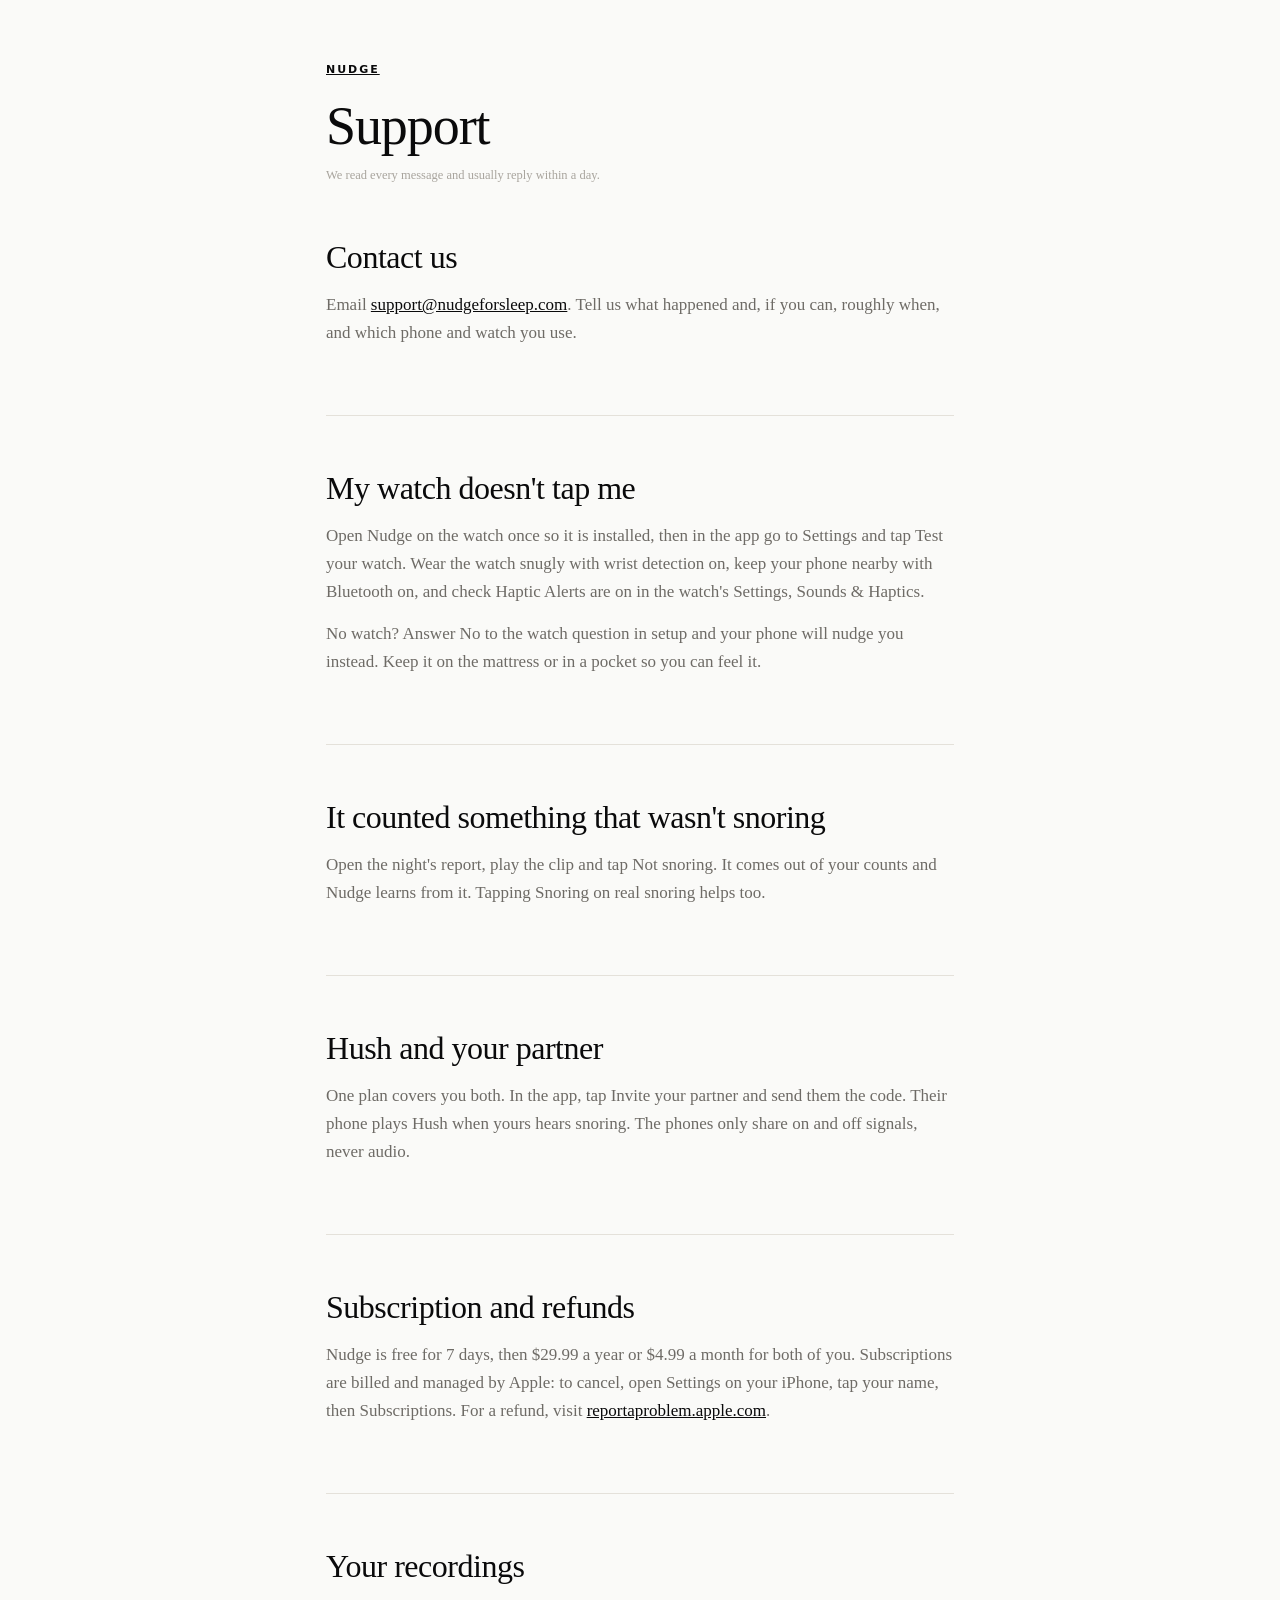
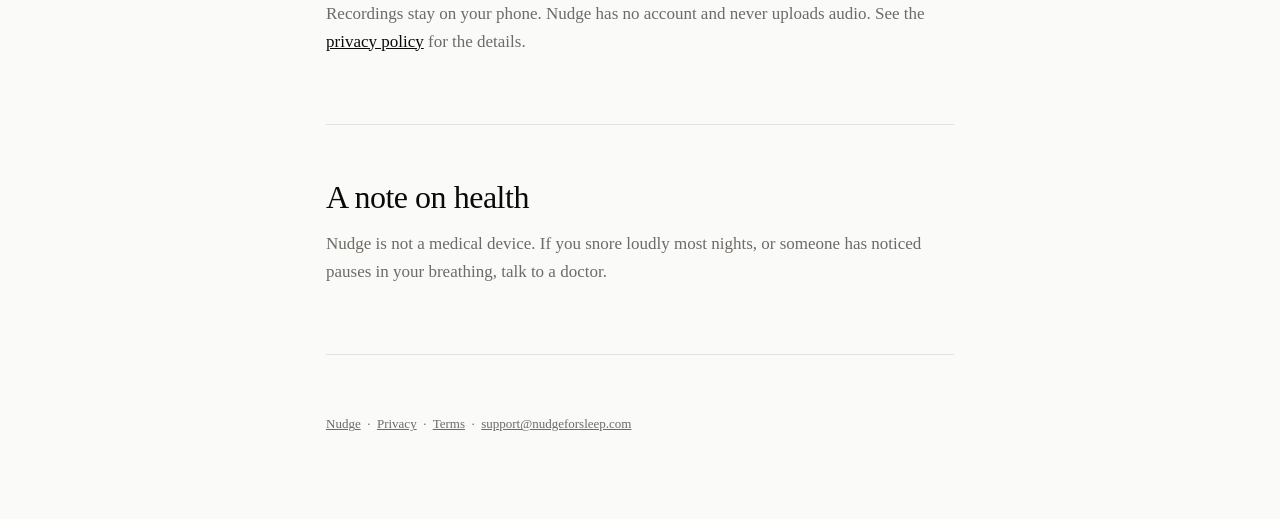
<file: support.html>
<!doctype html>
<html lang="en">
<head>
<meta charset="utf-8">
<script>if(location.hostname.endsWith("github.io"))location.replace("https://nudgeforsleep.com"+location.pathname.replace(/^\/nudge/,"")+location.search+location.hash)</script>
<meta name="viewport" content="width=device-width,initial-scale=1">
<link rel="stylesheet" href="style.css">
<!-- seo:start -->
<title>Nudge Support: Help with the Snoring App</title>
<meta name="description" content="Help with Nudge: Apple Watch setup, Hush and your partner, subscriptions and refunds, and privacy. Email support@nudgeforsleep.com." />
<link rel="canonical" href="https://nudgeforsleep.com/support.html" />
<meta name="robots" content="index, follow" />
<meta name="apple-itunes-app" content="app-id=6801367643" />
<link rel="icon" href="assets/icon.png" />
<link rel="apple-touch-icon" href="assets/icon.png" />
<meta property="og:site_name" content="Nudge" />
<meta property="og:title" content="Nudge Support: Help with the Snoring App" />
<meta property="og:description" content="Help with Nudge: Apple Watch setup, Hush and your partner, subscriptions and refunds, and privacy. Email support@nudgeforsleep.com." />
<meta property="og:type" content="website" />
<meta property="og:url" content="https://nudgeforsleep.com/support.html" />
<meta property="og:image" content="https://nudgeforsleep.com/assets/story-result.png" />
<meta name="twitter:card" content="summary_large_image" />
<meta name="twitter:title" content="Nudge Support: Help with the Snoring App" />
<meta name="twitter:description" content="Help with Nudge: Apple Watch setup, Hush and your partner, subscriptions and refunds, and privacy. Email support@nudgeforsleep.com." />
<meta name="twitter:image" content="https://nudgeforsleep.com/assets/story-result.png" />
<script type="application/ld+json">{"@context": "https://schema.org", "@type": "FAQPage", "mainEntity": [{"@type": "Question", "name": "How does Nudge help with snoring?", "acceptedAnswer": {"@type": "Answer", "text": "Nudge listens for snoring through your iPhone. When it hears it, your Apple Watch (or your phone) gives a light tap, enough to roll you onto your side without waking you. Most people snore far less on their side."}}, {"@type": "Question", "name": "Do I need an Apple Watch?", "acceptedAnswer": {"@type": "Answer", "text": "No. The watch works best, but without one your iPhone gives the nudge instead. Keep it on the mattress or in a pocket so you can feel it."}}, {"@type": "Question", "name": "What is Hush?", "acceptedAnswer": {"@type": "Answer", "text": "Hush plays a soft masking sound on your partner's phone that rises when snoring starts and fades when it stops. It is tuned to cover snoring, not generic white noise."}}, {"@type": "Question", "name": "Does my partner need to pay?", "acceptedAnswer": {"@type": "Answer", "text": "No. One plan covers you both. Your partner joins free with an invite code."}}, {"@type": "Question", "name": "How much does Nudge cost?", "acceptedAnswer": {"@type": "Answer", "text": "Nudge is free for 7 days, then $29.99 a year or $4.99 a month, for both of you."}}, {"@type": "Question", "name": "Is my audio uploaded?", "acceptedAnswer": {"@type": "Answer", "text": "No. Recordings stay on your phone. Paired phones only share on and off signals, never audio, and there is no account."}}, {"@type": "Question", "name": "Is Nudge a medical device?", "acceptedAnswer": {"@type": "Answer", "text": "No. Nudge does not diagnose sleep apnea. If you snore loudly most nights, or someone has noticed pauses in your breathing, talk to a doctor."}}]}</script>
<script>
!function(t,e){var o,n,p,r;e.__SV||(window.posthog=e,e._i=[],e.init=function(i,s,a){function g(t,e){var o=e.split(".");2==o.length&&(t=t[o[0]],e=o[1]),t[e]=function(){t.push([e].concat(Array.prototype.slice.call(arguments,0)))}}(p=t.createElement("script")).type="text/javascript",p.crossOrigin="anonymous",p.async=!0,p.src=s.api_host.replace(".i.posthog.com","-assets.i.posthog.com")+"/static/array.js",(r=t.getElementsByTagName("script")[0]).parentNode.insertBefore(p,r);var u=e;for(void 0!==a?u=e[a]=[]:a="posthog",u.people=u.people||[],u.toString=function(t){var e="posthog";return"posthog"!==a&&(e+="."+a),t||(e+=" (stub)"),e},u.people.toString=function(){return u.toString(1)+".people (stub)"},o="init capture register register_once unregister opt_out_capturing has_opted_out_capturing opt_in_capturing reset".split(" "),n=0;n<o.length;n++)g(u,o[n]);e._i.push([i,s,a])},e.__SV=1)}(document,window.posthog||[]);
if (!location.hostname.endsWith("github.io")) {
  posthog.init('phc_BzNkBLGnKegGDUaazmrknVLHCsNx7eCQDmVS86QN9ruP', {api_host:'https://us.i.posthog.com', persistence:'memory', person_profiles:'identified_only', autocapture:false, capture_pageview:true, capture_pageleave:true, disable_session_recording:true, disable_surveys:true, capture_dead_clicks:false, enable_heatmaps:false});
  document.addEventListener('click', function (e) {
    var a = e.target.closest && e.target.closest('a[href*="apps.apple.com"]');
    if (a) posthog.capture('app_store_click', {label: a.textContent.trim(), page: location.pathname});
  });
}
</script>
<!-- seo:end -->
<meta name="theme-color" content="#FAFAF8" />
</head>
<body>
<div class="wrap">
<header>
  <div class="brand"><a href="index.html">Nudge</a></div>
  <h1>Support</h1>
  <small>We read every message and usually reply within a day.</small>
</header>

<section>
  <h2>Contact us</h2>
  <p>Email <a href="mailto:support@nudgeforsleep.com">support@nudgeforsleep.com</a>. Tell us what happened and, if you can, roughly when, and which phone and watch you use.</p>
</section>

<section>
  <h2>My watch doesn't tap me</h2>
  <p>Open Nudge on the watch once so it is installed, then in the app go to Settings and tap Test your watch. Wear the watch snugly with wrist detection on, keep your phone nearby with Bluetooth on, and check Haptic Alerts are on in the watch's Settings, Sounds &amp; Haptics.</p>
  <p>No watch? Answer No to the watch question in setup and your phone will nudge you instead. Keep it on the mattress or in a pocket so you can feel it.</p>
</section>

<section>
  <h2>It counted something that wasn't snoring</h2>
  <p>Open the night's report, play the clip and tap Not snoring. It comes out of your counts and Nudge learns from it. Tapping Snoring on real snoring helps too.</p>
</section>

<section>
  <h2>Hush and your partner</h2>
  <p>One plan covers you both. In the app, tap Invite your partner and send them the code. Their phone plays Hush when yours hears snoring. The phones only share on and off signals, never audio.</p>
</section>

<section>
  <h2>Subscription and refunds</h2>
  <p>Nudge is free for 7 days, then $29.99 a year or $4.99 a month for both of you. Subscriptions are billed and managed by Apple: to cancel, open Settings on your iPhone, tap your name, then Subscriptions. For a refund, visit <a href="https://reportaproblem.apple.com">reportaproblem.apple.com</a>.</p>
</section>

<section>
  <h2>Your recordings</h2>
  <p>Recordings stay on your phone. Nudge has no account and never uploads audio. See the <a href="privacy.html">privacy policy</a> for the details.</p>
</section>

<section>
  <h2>A note on health</h2>
  <p>Nudge is not a medical device. If you snore loudly most nights, or someone has noticed pauses in your breathing, talk to a doctor.</p>
</section>

<footer>
  <p><a href="index.html">Nudge</a> &nbsp;·&nbsp; <a href="privacy.html">Privacy</a> &nbsp;·&nbsp; <a href="terms.html">Terms</a> &nbsp;·&nbsp; <a href="mailto:support@nudgeforsleep.com">support@nudgeforsleep.com</a></p>
</footer>
</div>
</body>
</html>
</file>
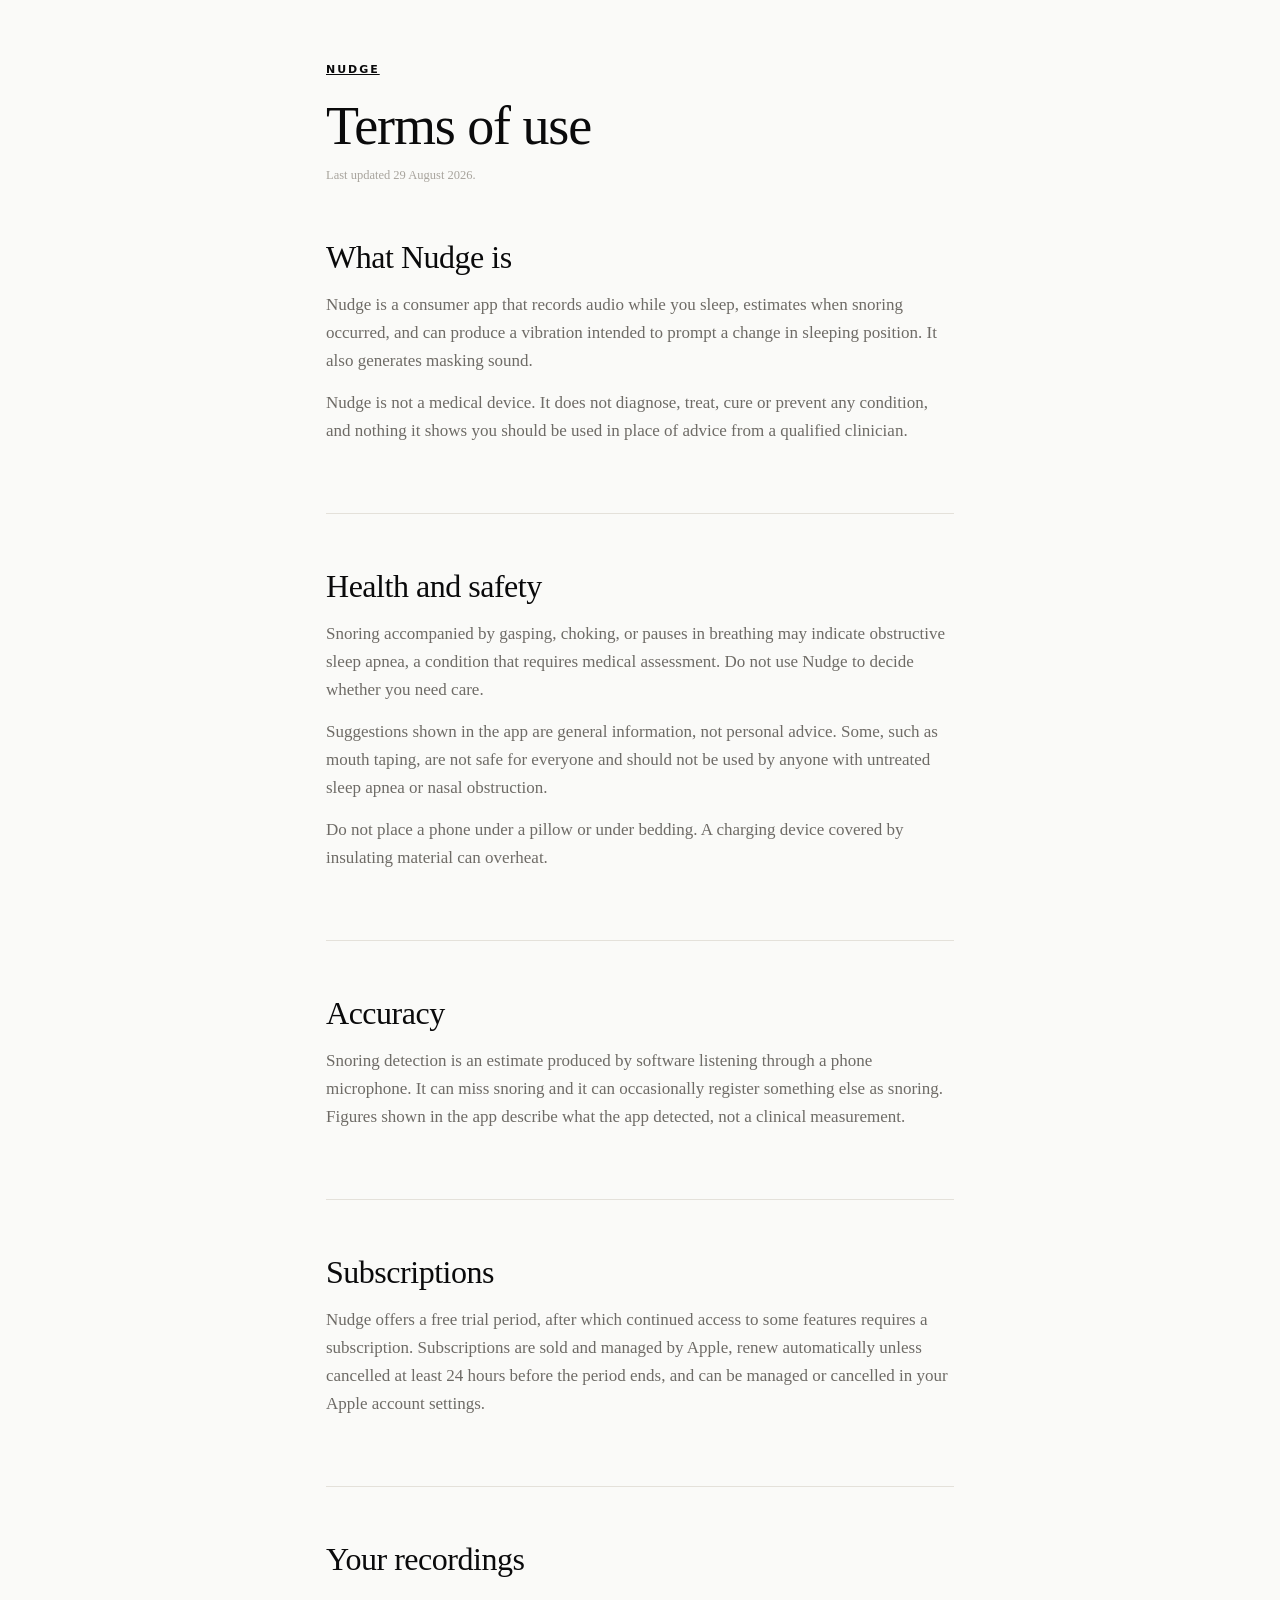
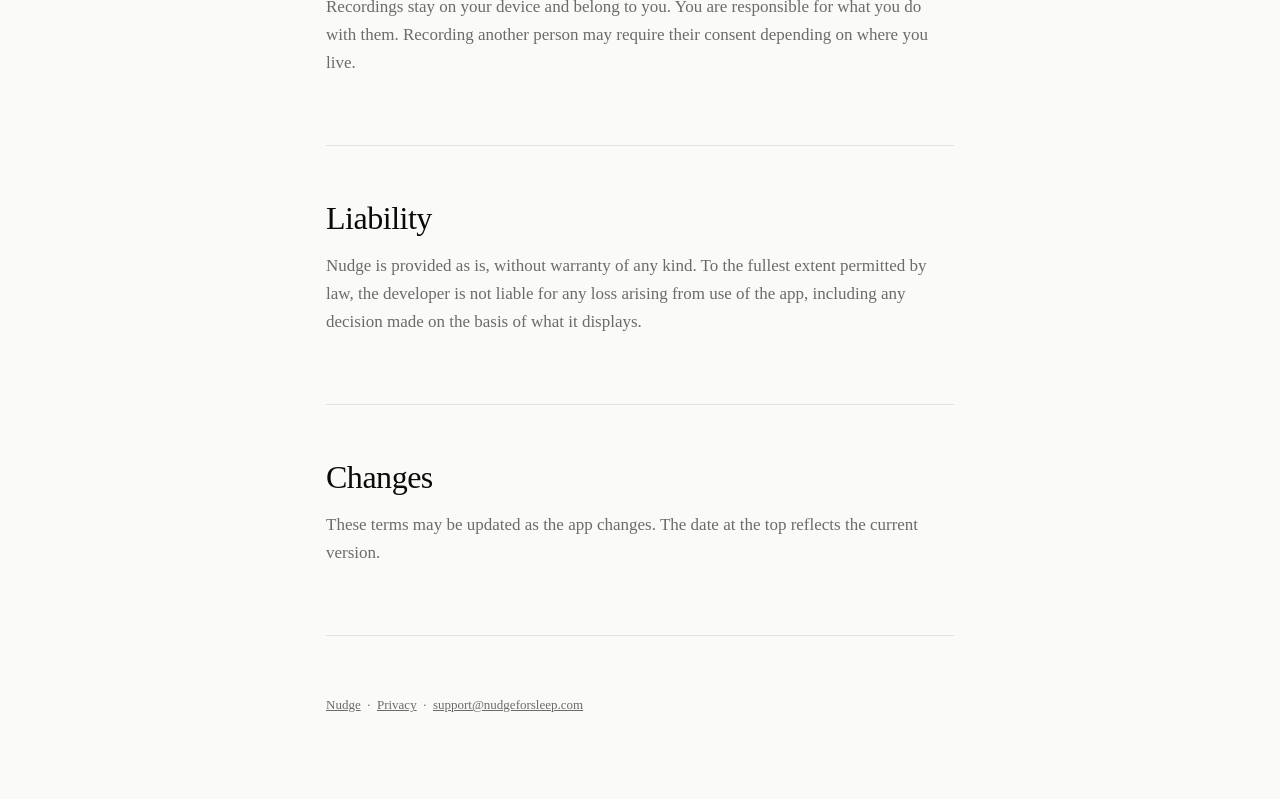
<file: terms.html>
<!doctype html>
<html lang="en">
<head>
<meta charset="utf-8">
<script>if(location.hostname.endsWith("github.io"))location.replace("https://nudgeforsleep.com"+location.pathname.replace(/^\/nudge/,"")+location.search+location.hash)</script>
<meta name="viewport" content="width=device-width,initial-scale=1">
<link rel="stylesheet" href="style.css">
<!-- seo:start -->
<title>Terms of Use: Nudge</title>
<meta name="description" content="Terms of use for Nudge, the snoring app for couples." />
<link rel="canonical" href="https://nudgeforsleep.com/terms.html" />
<meta name="robots" content="index, follow" />
<meta name="apple-itunes-app" content="app-id=6801367643" />
<link rel="icon" href="assets/icon.png" />
<link rel="apple-touch-icon" href="assets/icon.png" />
<meta property="og:site_name" content="Nudge" />
<meta property="og:title" content="Terms of Use: Nudge" />
<meta property="og:description" content="Terms of use for Nudge, the snoring app for couples." />
<meta property="og:type" content="website" />
<meta property="og:url" content="https://nudgeforsleep.com/terms.html" />
<meta property="og:image" content="https://nudgeforsleep.com/assets/story-result.png" />
<meta name="twitter:card" content="summary_large_image" />
<meta name="twitter:title" content="Terms of Use: Nudge" />
<meta name="twitter:description" content="Terms of use for Nudge, the snoring app for couples." />
<meta name="twitter:image" content="https://nudgeforsleep.com/assets/story-result.png" />
<script>
!function(t,e){var o,n,p,r;e.__SV||(window.posthog=e,e._i=[],e.init=function(i,s,a){function g(t,e){var o=e.split(".");2==o.length&&(t=t[o[0]],e=o[1]),t[e]=function(){t.push([e].concat(Array.prototype.slice.call(arguments,0)))}}(p=t.createElement("script")).type="text/javascript",p.crossOrigin="anonymous",p.async=!0,p.src=s.api_host.replace(".i.posthog.com","-assets.i.posthog.com")+"/static/array.js",(r=t.getElementsByTagName("script")[0]).parentNode.insertBefore(p,r);var u=e;for(void 0!==a?u=e[a]=[]:a="posthog",u.people=u.people||[],u.toString=function(t){var e="posthog";return"posthog"!==a&&(e+="."+a),t||(e+=" (stub)"),e},u.people.toString=function(){return u.toString(1)+".people (stub)"},o="init capture register register_once unregister opt_out_capturing has_opted_out_capturing opt_in_capturing reset".split(" "),n=0;n<o.length;n++)g(u,o[n]);e._i.push([i,s,a])},e.__SV=1)}(document,window.posthog||[]);
if (!location.hostname.endsWith("github.io")) {
  posthog.init('phc_BzNkBLGnKegGDUaazmrknVLHCsNx7eCQDmVS86QN9ruP', {api_host:'https://us.i.posthog.com', persistence:'memory', person_profiles:'identified_only', autocapture:false, capture_pageview:true, capture_pageleave:true, disable_session_recording:true, disable_surveys:true, capture_dead_clicks:false, enable_heatmaps:false});
  document.addEventListener('click', function (e) {
    var a = e.target.closest && e.target.closest('a[href*="apps.apple.com"]');
    if (a) posthog.capture('app_store_click', {label: a.textContent.trim(), page: location.pathname});
  });
}
</script>
<!-- seo:end -->
<meta name="theme-color" content="#FAFAF8" />
</head>
<body>
<div class="wrap">
<header>
  <div class="brand"><a href="index.html">Nudge</a></div>
  <h1>Terms of use</h1>
  <small>Last updated 29 August 2026.</small>
</header>

<section>
  <h2>What Nudge is</h2>
  <p>Nudge is a consumer app that records audio while you sleep, estimates when snoring occurred, and can produce a vibration intended to prompt a change in sleeping position. It also generates masking sound.</p>
  <p>Nudge is not a medical device. It does not diagnose, treat, cure or prevent any condition, and nothing it shows you should be used in place of advice from a qualified clinician.</p>
</section>

<section>
  <h2>Health and safety</h2>
  <p>Snoring accompanied by gasping, choking, or pauses in breathing may indicate obstructive sleep apnea, a condition that requires medical assessment. Do not use Nudge to decide whether you need care.</p>
  <p>Suggestions shown in the app are general information, not personal advice. Some, such as mouth taping, are not safe for everyone and should not be used by anyone with untreated sleep apnea or nasal obstruction.</p>
  <p>Do not place a phone under a pillow or under bedding. A charging device covered by insulating material can overheat.</p>
</section>

<section>
  <h2>Accuracy</h2>
  <p>Snoring detection is an estimate produced by software listening through a phone microphone. It can miss snoring and it can occasionally register something else as snoring. Figures shown in the app describe what the app detected, not a clinical measurement.</p>
</section>

<section>
  <h2>Subscriptions</h2>
  <p>Nudge offers a free trial period, after which continued access to some features requires a subscription. Subscriptions are sold and managed by Apple, renew automatically unless cancelled at least 24 hours before the period ends, and can be managed or cancelled in your Apple account settings.</p>
</section>

<section>
  <h2>Your recordings</h2>
  <p>Recordings stay on your device and belong to you. You are responsible for what you do with them. Recording another person may require their consent depending on where you live.</p>
</section>

<section>
  <h2>Liability</h2>
  <p>Nudge is provided as is, without warranty of any kind. To the fullest extent permitted by law, the developer is not liable for any loss arising from use of the app, including any decision made on the basis of what it displays.</p>
</section>

<section>
  <h2>Changes</h2>
  <p>These terms may be updated as the app changes. The date at the top reflects the current version.</p>
</section>

<footer>
  <p><a href="index.html">Nudge</a> &nbsp;·&nbsp; <a href="privacy.html">Privacy</a> &nbsp;·&nbsp; <a href="mailto:support@nudgeforsleep.com">support@nudgeforsleep.com</a></p>
</footer>
</div>
</body>
</html>
</file>
<file: style.css>
/* Same palette as the app, so the site and the product read as one thing. */
:root{--paper:#FAFAF8;--ink:#0A0A0B;--mute:#6E6B66;--faint:#A8A49D;--rule:#E4E1DA;--fill:#EFEDE7;--ember:#C8873F}
@media(prefers-color-scheme:dark){:root{--paper:#000;--ink:#EDEBE5;--mute:#8B877F;--faint:#55534E;--rule:#1C1C1F;--fill:#131316}}
*{box-sizing:border-box;margin:0;padding:0}
html{-webkit-text-size-adjust:100%}
body{background:var(--paper);color:var(--ink);
  font:400 17px/1.65 ui-serif,Georgia,"Times New Roman",serif;
  -webkit-font-smoothing:antialiased}
.wrap{max-width:680px;margin:0 auto;padding:0 26px}
header{padding:64px 0 0}
.brand{font:600 11px/1 ui-sans-serif,system-ui;letter-spacing:.18em;text-transform:uppercase;color:var(--mute)}
h1{font-weight:200;font-size:clamp(34px,7vw,54px);line-height:1.08;letter-spacing:-.02em;margin:22px 0 0}
h2{font-weight:300;font-size:clamp(24px,4.4vw,32px);line-height:1.18;letter-spacing:-.015em;margin:0 0 14px}
h3{font:600 15px/1.4 ui-sans-serif,system-ui;margin:0 0 6px}
p{color:var(--mute);margin:14px 0}
p.lead{color:var(--ink);font-size:clamp(18px,2.4vw,21px)}
section{padding:54px 0;border-top:1px solid var(--rule)}
section:first-of-type{border-top:0}
.eyebrow{font:600 10px/1 ui-sans-serif,system-ui;letter-spacing:.16em;text-transform:uppercase;color:var(--faint);margin-bottom:18px}
.thing{border-top:1px solid var(--rule);padding:18px 0}
.thing p{font-size:15px;margin:4px 0 0}
/* Apple's badge, used unaltered as their guidelines require. Fixed height with
   auto width so it is never stretched, and clear space around it. */
.badge{display:inline-block;margin-top:26px;line-height:0}
.badge picture{display:block}
.badge img{height:54px;width:auto;display:block}
.cta{display:inline-block;margin-top:26px;padding:15px 26px;border-radius:12px;
  background:var(--ink);color:var(--paper);text-decoration:none;
  font:600 12px/1 ui-sans-serif,system-ui;letter-spacing:.16em;text-transform:uppercase}
.price{border:1px solid var(--rule);border-radius:14px;padding:20px;margin:14px 0}
.price.hi{border-color:var(--ember)}
.price .amt{float:right;font:600 14px/1 ui-sans-serif,system-ui;color:var(--ember)}
.price ul{list-style:none;margin-top:10px}
.price li{color:var(--mute);font-size:15px;padding:3px 0}
.price li::before{content:"";display:inline-block;width:4px;height:4px;border-radius:50%;
  background:var(--faint);vertical-align:middle;margin-right:10px}
details{border-top:1px solid var(--rule);padding:16px 0}
summary{cursor:pointer;font:600 16px/1.4 ui-sans-serif,system-ui;list-style:none}
summary::-webkit-details-marker{display:none}
summary::after{content:"+";float:right;color:var(--faint);font-weight:400}
details[open] summary::after{content:"\2212"}
details p{font-size:15px}
footer{padding:44px 0 70px;border-top:1px solid var(--rule);color:var(--faint);font-size:13px}
footer a{color:var(--mute)}
a{color:var(--ink)}
small{color:var(--faint);font-size:12.5px;line-height:1.6;display:block;margin-top:10px}
</file>
